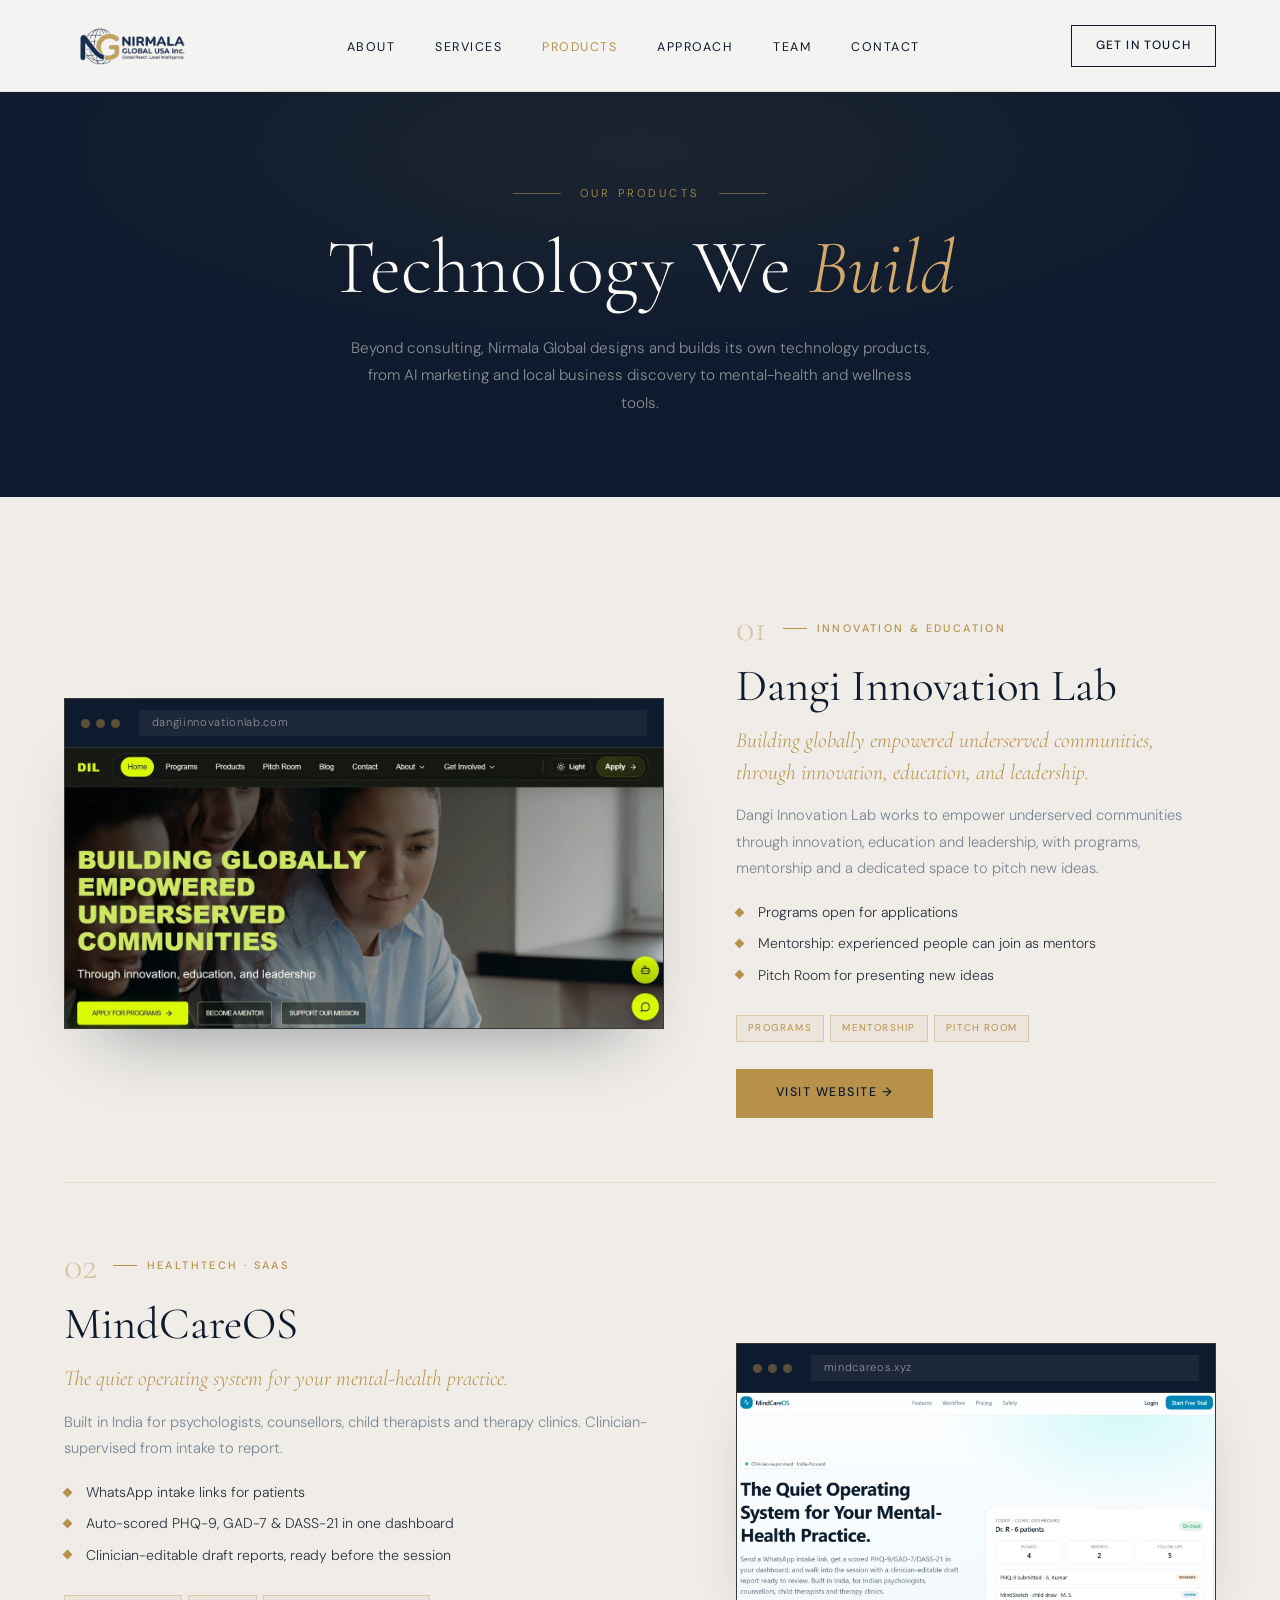
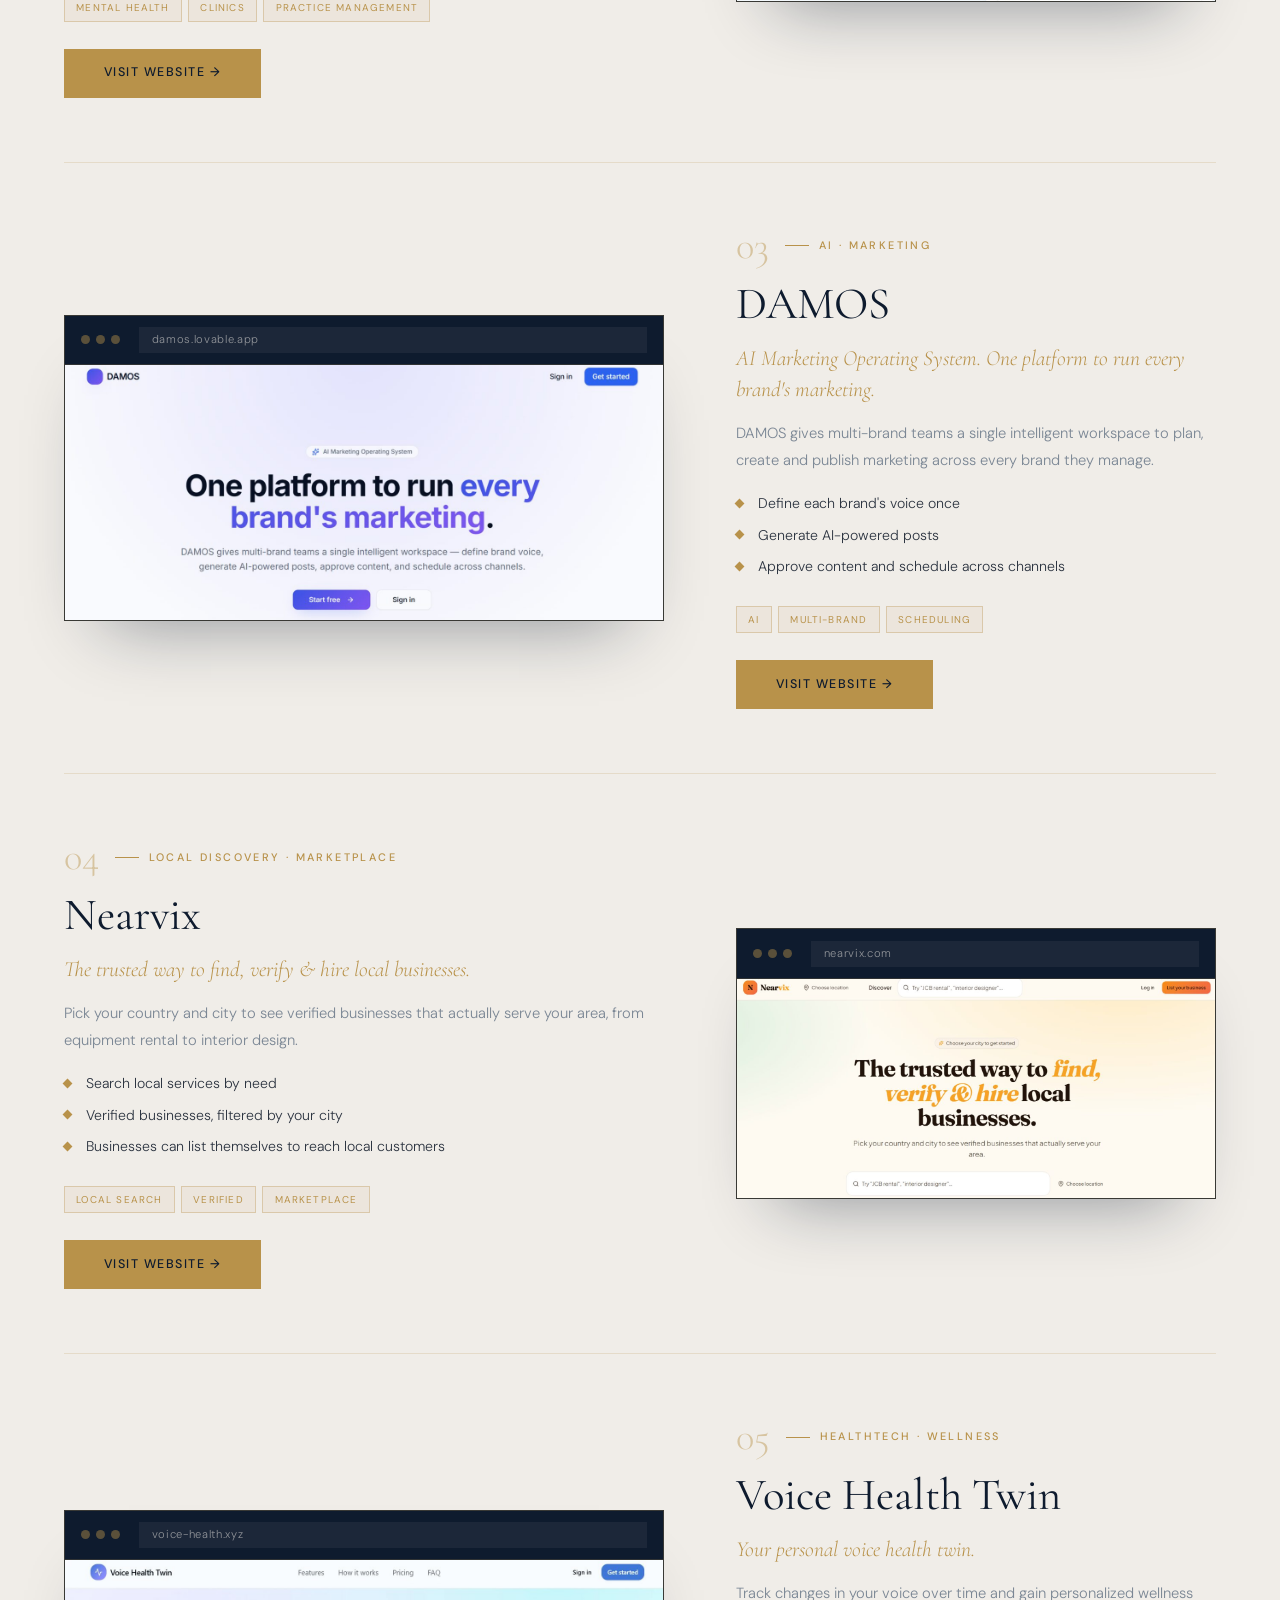
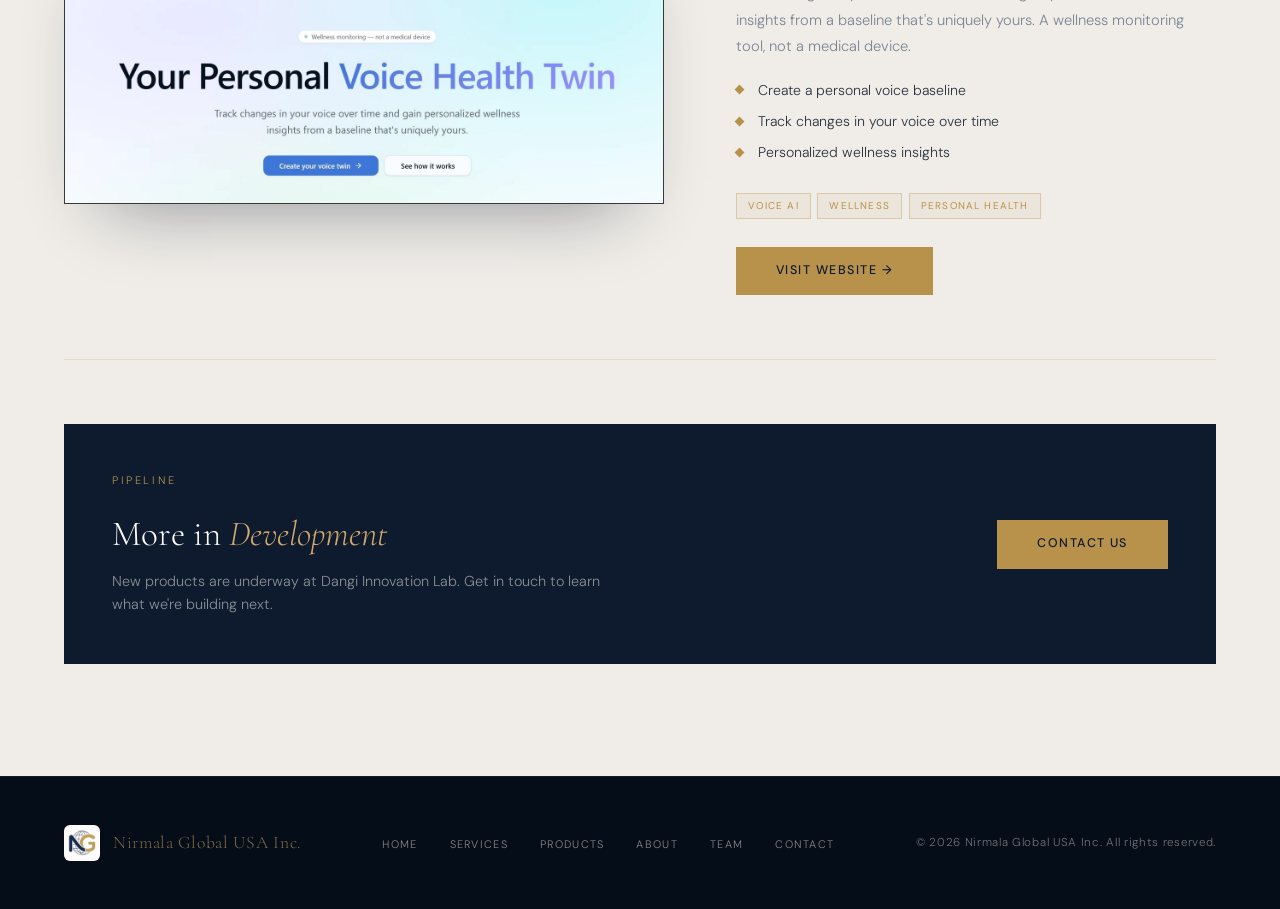
<file: products.html>
<!DOCTYPE html>
<html lang="en">
<head>
<meta charset="UTF-8">
<meta name="viewport" content="width=device-width, initial-scale=1.0">
<title>Products — Nirmala Global USA Inc.</title>
<meta name="description" content="Technology products built by Nirmala Global USA Inc.: Dangi Innovation Lab, MindCareOS, DAMOS, Nearvix and Voice Health Twin.">
<link rel="canonical" href="https://www.nirmalaglobalusa.com/products.html">
<link rel="icon" type="image/png" sizes="32x32" href="assets/icons/favicon-32.png">
<link rel="apple-touch-icon" href="assets/icons/apple-touch-icon.png">
<meta name="theme-color" content="#0E1B2E">
<meta property="og:type" content="website">
<meta property="og:site_name" content="Nirmala Global USA Inc.">
<meta property="og:title" content="Products — Nirmala Global USA Inc.">
<meta property="og:description" content="Technology products built by Nirmala Global USA Inc.: Dangi Innovation Lab, MindCareOS, DAMOS, Nearvix and Voice Health Twin.">
<meta property="og:url" content="https://www.nirmalaglobalusa.com/products.html">
<meta property="og:image" content="https://www.nirmalaglobalusa.com/assets/og-image.jpg">
<meta name="twitter:card" content="summary_large_image">
<link rel="preconnect" href="https://fonts.googleapis.com">
<link href="https://fonts.googleapis.com/css2?family=Cormorant+Garamond:ital,wght@0,300;0,400;0,600;1,300&family=DM+Sans:wght@300;400;500&display=swap" rel="stylesheet">
<link rel="stylesheet" href="css/styles.css">
</head>
<body>

<!-- NAV -->
<nav>
  <a href="index.html" class="nav-logo">
    <img src="assets/nirmala-transparent.png" alt="Nirmala Global USA Inc.">
  </a>
  <ul class="nav-links" id="nav-menu">
    <li><a href="index.html#about">About</a></li>
    <li><a href="index.html#services">Services</a></li>
    <li><a href="products.html" class="active">Products</a></li>
    <li><a href="index.html#approach">Approach</a></li>
    <li><a href="index.html#leadership">Team</a></li>
    <li><a href="index.html#contact">Contact</a></li>
  </ul>
  <a href="index.html#contact" class="nav-cta">Get in Touch</a>
  <button class="nav-toggle" type="button" aria-controls="nav-menu" aria-expanded="false" aria-label="Open menu">
    <span></span><span></span><span></span>
  </button>
</nav>

<!-- PAGE HEADER -->
<section class="page-header">
  <div class="page-header-eyebrow"><span>Our Products</span></div>
  <h1>Technology We <em>Build</em></h1>
  <p class="page-header-desc">
    Beyond consulting, Nirmala Global designs and builds its own technology
    products, from AI marketing and local business discovery to mental-health
    and wellness tools.
  </p>
</section>

<!-- PRODUCTS -->
<section class="products" id="products">

  <!--
    PRODUCT TEMPLATE: copy one <article class="product-row"> block to add a product.
    - Screenshot: save it in assets/products/ (wide, ~1400px) and set the <img> src.
    - Rows alternate image left/right automatically.
    - Status badge: <span class="product-status">Live</span>
      or <span class="product-status product-status-dev">In Development</span>
  -->

  <article class="product-row">
    <a class="product-frame" href="https://dangiinnovationlab.com" target="_blank" rel="noopener">
      <div class="product-frame-bar">
        <span></span><span></span><span></span>
        <div class="product-frame-url">dangiinnovationlab.com</div>
      </div>
      <img src="assets/products/dangi-innovation-lab.jpg" width="1400" height="654" alt="Dangi Innovation Lab website" loading="lazy">
    </a>
    <div class="product-body">
      <div class="product-meta">
        <span class="product-num">01</span>
        <span class="product-category">Innovation &amp; Education</span>
      </div>
      <h2 class="product-name">Dangi Innovation Lab</h2>
      <p class="product-tagline">Building globally empowered underserved communities, through innovation, education, and leadership.</p>
      <p class="product-desc">Dangi Innovation Lab works to empower underserved communities through innovation, education and leadership, with programs, mentorship and a dedicated space to pitch new ideas.</p>
      <ul class="product-features">
        <li>Programs open for applications</li>
        <li>Mentorship: experienced people can join as mentors</li>
        <li>Pitch Room for presenting new ideas</li>
      </ul>
      <div class="service-tags">
        <span class="service-tag">Programs</span>
        <span class="service-tag">Mentorship</span>
        <span class="service-tag">Pitch Room</span>
      </div>
      <a href="https://dangiinnovationlab.com" class="btn-primary product-cta" target="_blank" rel="noopener">Visit Website →</a>
    </div>
  </article>

  <article class="product-row">
    <a class="product-frame" href="https://mindcareos.xyz" target="_blank" rel="noopener">
      <div class="product-frame-bar">
        <span></span><span></span><span></span>
        <div class="product-frame-url">mindcareos.xyz</div>
      </div>
      <img src="assets/products/mindcareos.jpg" width="1400" height="607" alt="MindCareOS website" loading="lazy">
    </a>
    <div class="product-body">
      <div class="product-meta">
        <span class="product-num">02</span>
        <span class="product-category">HealthTech · SaaS</span>
      </div>
      <h2 class="product-name">MindCareOS</h2>
      <p class="product-tagline">The quiet operating system for your mental-health practice.</p>
      <p class="product-desc">Built in India for psychologists, counsellors, child therapists and therapy clinics. Clinician-supervised from intake to report.</p>
      <ul class="product-features">
        <li>WhatsApp intake links for patients</li>
        <li>Auto-scored PHQ-9, GAD-7 &amp; DASS-21 in one dashboard</li>
        <li>Clinician-editable draft reports, ready before the session</li>
      </ul>
      <div class="service-tags">
        <span class="service-tag">Mental Health</span>
        <span class="service-tag">Clinics</span>
        <span class="service-tag">Practice Management</span>
      </div>
      <a href="https://mindcareos.xyz" class="btn-primary product-cta" target="_blank" rel="noopener">Visit Website →</a>
    </div>
  </article>

  <article class="product-row">
    <a class="product-frame" href="https://damos.lovable.app" target="_blank" rel="noopener">
      <div class="product-frame-bar">
        <span></span><span></span><span></span>
        <div class="product-frame-url">damos.lovable.app</div>
      </div>
      <img src="assets/products/damos.jpg" width="1400" height="598" alt="DAMOS website" loading="lazy">
    </a>
    <div class="product-body">
      <div class="product-meta">
        <span class="product-num">03</span>
        <span class="product-category">AI · Marketing</span>
      </div>
      <h2 class="product-name">DAMOS</h2>
      <p class="product-tagline">AI Marketing Operating System. One platform to run every brand's marketing.</p>
      <p class="product-desc">DAMOS gives multi-brand teams a single intelligent workspace to plan, create and publish marketing across every brand they manage.</p>
      <ul class="product-features">
        <li>Define each brand's voice once</li>
        <li>Generate AI-powered posts</li>
        <li>Approve content and schedule across channels</li>
      </ul>
      <div class="service-tags">
        <span class="service-tag">AI</span>
        <span class="service-tag">Multi-Brand</span>
        <span class="service-tag">Scheduling</span>
      </div>
      <a href="https://damos.lovable.app" class="btn-primary product-cta" target="_blank" rel="noopener">Visit Website →</a>
    </div>
  </article>

  <article class="product-row">
    <a class="product-frame" href="https://nearvix.com" target="_blank" rel="noopener">
      <div class="product-frame-bar">
        <span></span><span></span><span></span>
        <div class="product-frame-url">nearvix.com</div>
      </div>
      <img src="assets/products/nearvix.jpg" width="1400" height="641" alt="Nearvix website" loading="lazy">
    </a>
    <div class="product-body">
      <div class="product-meta">
        <span class="product-num">04</span>
        <span class="product-category">Local Discovery · Marketplace</span>
      </div>
      <h2 class="product-name">Nearvix</h2>
      <p class="product-tagline">The trusted way to find, verify &amp; hire local businesses.</p>
      <p class="product-desc">Pick your country and city to see verified businesses that actually serve your area, from equipment rental to interior design.</p>
      <ul class="product-features">
        <li>Search local services by need</li>
        <li>Verified businesses, filtered by your city</li>
        <li>Businesses can list themselves to reach local customers</li>
      </ul>
      <div class="service-tags">
        <span class="service-tag">Local Search</span>
        <span class="service-tag">Verified</span>
        <span class="service-tag">Marketplace</span>
      </div>
      <a href="https://nearvix.com" class="btn-primary product-cta" target="_blank" rel="noopener">Visit Website →</a>
    </div>
  </article>

  <article class="product-row">
    <a class="product-frame" href="https://voice-health.xyz" target="_blank" rel="noopener">
      <div class="product-frame-bar">
        <span></span><span></span><span></span>
        <div class="product-frame-url">voice-health.xyz</div>
      </div>
      <img src="assets/products/voice-health-twin.jpg" width="1400" height="568" alt="Voice Health Twin website" loading="lazy">
    </a>
    <div class="product-body">
      <div class="product-meta">
        <span class="product-num">05</span>
        <span class="product-category">HealthTech · Wellness</span>
      </div>
      <h2 class="product-name">Voice Health Twin</h2>
      <p class="product-tagline">Your personal voice health twin.</p>
      <p class="product-desc">Track changes in your voice over time and gain personalized wellness insights from a baseline that's uniquely yours. A wellness monitoring tool, not a medical device.</p>
      <ul class="product-features">
        <li>Create a personal voice baseline</li>
        <li>Track changes in your voice over time</li>
        <li>Personalized wellness insights</li>
      </ul>
      <div class="service-tags">
        <span class="service-tag">Voice AI</span>
        <span class="service-tag">Wellness</span>
        <span class="service-tag">Personal Health</span>
      </div>
      <a href="https://voice-health.xyz" class="btn-primary product-cta" target="_blank" rel="noopener">Visit Website →</a>
    </div>
  </article>

  <div class="products-more">
    <div>
      <div class="section-label">Pipeline</div>
      <h3 class="products-more-title">More in <em>Development</em></h3>
      <p>New products are underway at Dangi Innovation Lab. Get in touch to learn what we're building next.</p>
    </div>
    <a href="index.html#contact" class="btn-primary">Contact Us</a>
  </div>

</section>

<!-- FOOTER -->
<footer>
  <div class="footer-logo">
    <img src="assets/icons/apple-touch-icon.png" alt="" width="36" height="36">
    <div class="footer-brand">Nirmala Global USA Inc.</div>
  </div>
  <ul class="footer-links">
    <li><a href="index.html#home">Home</a></li>
    <li><a href="index.html#services">Services</a></li>
    <li><a href="products.html">Products</a></li>
    <li><a href="index.html#about">About</a></li>
    <li><a href="index.html#leadership">Team</a></li>
    <li><a href="index.html#contact">Contact</a></li>
  </ul>
  <div class="footer-copy">© <span class="js-year">2026</span> Nirmala Global USA Inc. All rights reserved.</div>
</footer>

<script src="js/main.js"></script>
</body>
</html>
</file>
<file: css/styles.css>
*, *::before, *::after { box-sizing: border-box; margin: 0; padding: 0; }

:root {
  --gold: #B8924A;
  --gold-light: #D4A96A;
  --gold-pale: #F5EDD8;
  --navy: #0E1B2E;
  --navy-mid: #1C2E46;
  --slate: #3A4A5C;
  --mist: #F0EDE8;
  --white: #FDFCFA;
  --text-body: #2C3440;
  --text-muted: #7A8694;
  --border: rgba(184,146,74,0.2);
}

html { scroll-behavior: smooth; }

body {
  font-family: 'DM Sans', sans-serif;
  background: var(--white);
  color: var(--text-body);
  line-height: 1.6;
  font-weight: 300;
}

/* ─── NAV ─── */
nav {
  position: fixed; top: 0; left: 0; right: 0; z-index: 100;
  display: flex; align-items: center; justify-content: space-between;
  padding: 0.6rem 5vw;
  background: rgba(253,252,250,0.96);
  backdrop-filter: blur(12px);
  border-bottom: 1px solid rgba(184,146,74,0.18);
}

.nav-logo {
  display: flex; align-items: center; gap: 0;
  text-decoration: none;
}
.nav-logo img {
  height: 72px; width: auto; display: block;
}

.nav-links {
  display: flex; gap: 2.5rem; list-style: none;
}
.nav-links a {
  font-size: 0.78rem; letter-spacing: 0.12em; text-transform: uppercase;
  color: var(--navy); text-decoration: none;
  font-weight: 400;
  transition: color 0.2s;
}
.nav-links a:hover { color: var(--gold); }

.nav-cta {
  font-size: 0.75rem; letter-spacing: 0.1em; text-transform: uppercase;
  padding: 0.65rem 1.5rem;
  border: 1px solid var(--navy);
  color: var(--navy);
  background: transparent;
  cursor: pointer; text-decoration: none;
  font-weight: 500;
  transition: background 0.2s, color 0.2s, border-color 0.2s;
}
.nav-cta:hover { background: var(--navy); color: var(--gold-light); border-color: var(--navy); }

/* Hamburger (shown on small screens only) */
.nav-toggle {
  display: none;
  width: 44px; height: 44px;
  flex-direction: column; align-items: center; justify-content: center; gap: 5px;
  background: transparent;
  border: 1px solid var(--navy);
  cursor: pointer;
}
.nav-toggle span {
  display: block; width: 18px; height: 1.5px;
  background: var(--navy);
  transition: transform 0.3s, opacity 0.2s;
}
.nav-open .nav-toggle span:nth-child(1) { transform: translateY(6.5px) rotate(45deg); }
.nav-open .nav-toggle span:nth-child(2) { opacity: 0; }
.nav-open .nav-toggle span:nth-child(3) { transform: translateY(-6.5px) rotate(-45deg); }
.nav-toggle:focus-visible,
.nav-links a:focus-visible { outline: 2px solid var(--gold); outline-offset: 3px; }

/* ─── HERO ─── */
.hero {
  min-height: 100vh;
  background: var(--navy);
  display: flex; flex-direction: column; align-items: center; justify-content: center;
  text-align: center;
  padding: 8rem 5vw 5rem;
  position: relative; overflow: hidden;
}

.hero::before {
  content: '';
  position: absolute; inset: 0;
  background: radial-gradient(ellipse 80% 60% at 50% 40%, rgba(184,146,74,0.08) 0%, transparent 70%);
  pointer-events: none;
}

.hero h1 {
  font-family: 'Cormorant Garamond', serif;
  font-size: clamp(3rem, 7vw, 6.5rem);
  font-weight: 300; line-height: 1.05;
  color: var(--white);
  letter-spacing: -0.01em;
  margin-bottom: 0.4rem;
}

.hero h1 em {
  font-style: italic; color: var(--gold-light);
}

.hero-tagline {
  font-family: 'Cormorant Garamond', serif;
  font-size: clamp(1.1rem, 2.5vw, 1.6rem);
  font-weight: 300; font-style: italic;
  color: rgba(240,237,232,0.5);
  margin-bottom: 2.8rem;
  letter-spacing: 0.02em;
}

.hero-desc {
  max-width: 560px;
  font-size: 0.95rem; line-height: 1.8;
  color: rgba(240,237,232,0.55);
  margin-bottom: 3.5rem;
}

.hero-btns {
  display: flex; gap: 1rem; flex-wrap: wrap; justify-content: center;
}

.btn-primary {
  padding: 0.9rem 2.5rem;
  background: var(--gold);
  color: var(--navy);
  font-size: 0.78rem; letter-spacing: 0.12em; text-transform: uppercase;
  font-weight: 500;
  text-decoration: none; border: none; cursor: pointer;
  transition: background 0.2s;
}
.btn-primary:hover { background: var(--gold-light); }

.btn-ghost {
  padding: 0.9rem 2.5rem;
  border: 1px solid rgba(240,237,232,0.25);
  color: rgba(240,237,232,0.7);
  font-size: 0.78rem; letter-spacing: 0.12em; text-transform: uppercase;
  text-decoration: none; cursor: pointer;
  transition: border-color 0.2s, color 0.2s;
  background: transparent;
}
.btn-ghost:hover { border-color: var(--gold); color: var(--gold-light); }

.hero-stats {
  position: absolute; bottom: 0; left: 0; right: 0;
  display: flex; justify-content: center;
  border-top: 1px solid rgba(184,146,74,0.12);
  background: rgba(10,20,35,0.5);
}
.hero-stat {
  flex: 1; max-width: 200px;
  padding: 1.5rem 1rem; text-align: center;
  border-right: 1px solid rgba(184,146,74,0.1);
}
.hero-stat:last-child { border-right: none; }
.hero-stat-num {
  font-family: 'Cormorant Garamond', serif;
  font-size: 2.2rem; font-weight: 600;
  color: var(--gold-light);
  line-height: 1;
}
.hero-stat-label {
  font-size: 0.65rem; letter-spacing: 0.15em; text-transform: uppercase;
  color: rgba(240,237,232,0.35);
  margin-top: 0.4rem;
}

/* ─── SECTION BASE ─── */
section { padding: 7rem 5vw; }

.section-label {
  font-size: 0.68rem; letter-spacing: 0.24em; text-transform: uppercase;
  color: var(--gold); margin-bottom: 1rem;
}

.section-title {
  font-family: 'Cormorant Garamond', serif;
  font-size: clamp(2rem, 4vw, 3.2rem);
  font-weight: 300; line-height: 1.15;
  color: var(--navy);
  margin-bottom: 1.5rem;
}

.section-title em { font-style: italic; color: var(--gold); }

.section-body {
  font-size: 0.95rem; color: var(--text-muted);
  line-height: 1.85; max-width: 560px;
}

/* ─── ABOUT ─── */
.about {
  background: var(--mist);
  display: grid; grid-template-columns: 1fr 1fr; gap: 5rem; align-items: center;
}

.about-features {
  margin-top: 2.5rem;
  display: flex; flex-direction: column; gap: 1.2rem;
}
.about-feature {
  display: flex; gap: 1rem; align-items: flex-start;
}
.about-feature-icon {
  width: 36px; height: 36px; flex-shrink: 0;
  border: 1px solid var(--gold);
  display: flex; align-items: center; justify-content: center;
  font-family: 'Cormorant Garamond', serif;
  font-size: 1rem; color: var(--gold);
}
.about-feature-text {
  font-size: 0.88rem; color: var(--text-muted); line-height: 1.7;
}
.about-feature-text strong {
  font-weight: 500; color: var(--navy); display: block; margin-bottom: 0.15rem;
}

/* ─── SERVICES ─── */
.services { background: var(--navy); padding: 7rem 5vw; position: relative; overflow: hidden; }
.services::before {
  content: ''; position: absolute; inset: 0;
  background: radial-gradient(ellipse 60% 50% at 20% 0%, rgba(184,146,74,0.06) 0%, transparent 70%);
  pointer-events: none;
}
.services-header {
  display: flex; justify-content: space-between; align-items: flex-end;
  margin-bottom: 4rem; flex-wrap: wrap; gap: 2rem;
  position: relative; z-index: 2;
}
.services-header .section-title { color: var(--white); }
.services-header .section-body { color: rgba(240,237,232,0.55); }

.services-grid {
  display: grid;
  grid-template-columns: repeat(12, 1fr);
  gap: 14px;
  position: relative; z-index: 2;
}

/* Asymmetric magazine grid */
.service-card:nth-child(1) { grid-column: span 7; grid-row: span 2; min-height: 520px; }
.service-card:nth-child(2) { grid-column: span 5; }
.service-card:nth-child(3) { grid-column: span 5; }
.service-card:nth-child(4) { grid-column: span 4; }
.service-card:nth-child(5) { grid-column: span 4; }
.service-card:nth-child(6) { grid-column: span 4; }
.service-card:nth-child(7) { grid-column: span 12; min-height: 280px; }

.service-card {
  position: relative; overflow: hidden;
  min-height: 260px;
  cursor: default;
  display: flex; flex-direction: column; justify-content: flex-end;
  border: 1px solid rgba(184,146,74,0.12);
  transition: border-color 0.4s, transform 0.4s;
}
.service-card:hover {
  border-color: rgba(184,146,74,0.5);
  transform: translateY(-3px);
}

.service-card-bg {
  position: absolute; inset: 0;
  background-size: cover; background-position: center;
  transition: transform 0.8s ease, filter 0.4s;
  filter: brightness(0.55) saturate(0.9) contrast(1.05);
}
.service-card:hover .service-card-bg {
  transform: scale(1.08);
  filter: brightness(0.65) saturate(1.1) contrast(1.1);
}

.service-card-overlay {
  position: absolute; inset: 0;
  background: linear-gradient(175deg, rgba(10,18,30,0.2) 0%, rgba(10,18,30,0.55) 55%, rgba(10,18,30,0.95) 100%);
  transition: opacity 0.4s;
}

.service-card-accent-bar {
  position: absolute; bottom: 0; left: 0; right: 0;
  height: 3px;
  background: var(--gold);
  transform: scaleX(0); transform-origin: left;
  transition: transform 0.5s ease;
}
.service-card:hover .service-card-accent-bar { transform: scaleX(1); }

.service-card-body {
  position: relative; z-index: 2;
  padding: 1.75rem 1.75rem 1.75rem;
  display: flex; flex-direction: column; gap: 0.6rem;
}

/* Featured large card gets more padding and larger type */
.service-card:nth-child(1) .service-card-body {
  padding: 2.5rem;
  gap: 0.9rem;
}
.service-card:nth-child(1) .service-name {
  font-size: 2.6rem;
}
.service-card:nth-child(7) .service-card-body {
  padding: 2rem 2.5rem;
}
.service-card:nth-child(7) .service-name {
  font-size: 2.2rem;
}

.service-num {
  display: inline-flex; align-items: center; gap: 0.6rem;
  font-family: 'DM Sans', sans-serif;
  font-size: 0.68rem; font-weight: 500;
  letter-spacing: 0.22em; text-transform: uppercase;
  color: var(--gold);
}
.service-num::before {
  content: ''; display: inline-block;
  width: 24px; height: 1px; background: var(--gold);
}

.service-name {
  font-family: 'Cormorant Garamond', serif;
  font-size: 1.9rem; font-weight: 400; line-height: 1.1;
  color: var(--white);
  letter-spacing: -0.005em;
}

.service-desc {
  font-size: 0.85rem; color: rgba(240,237,232,0.72);
  line-height: 1.7; max-width: 480px;
  margin-top: 0.3rem;
}

.service-tags {
  display: flex; flex-wrap: wrap; gap: 0.4rem;
  margin-top: 0.6rem;
}
.service-tag {
  font-size: 0.62rem; letter-spacing: 0.12em; text-transform: uppercase;
  padding: 0.28rem 0.7rem;
  background: rgba(184,146,74,0.12);
  border: 1px solid rgba(184,146,74,0.35);
  color: var(--gold-light);
  font-weight: 400;
  transition: background 0.3s, border-color 0.3s;
}
.service-card:hover .service-tag {
  background: rgba(184,146,74,0.22);
  border-color: rgba(184,146,74,0.6);
}

/* corner label */
.service-card-corner {
  position: absolute; top: 1.25rem; right: 1.25rem; z-index: 2;
  width: 40px; height: 40px;
  background: rgba(10,18,30,0.7);
  backdrop-filter: blur(4px);
  border: 1px solid rgba(184,146,74,0.4);
  display: flex; align-items: center; justify-content: center;
  font-size: 1rem; color: var(--gold-light);
  transition: border-color 0.3s, color 0.3s, background 0.3s, transform 0.3s;
}
.service-card:hover .service-card-corner {
  border-color: var(--gold);
  background: rgba(184,146,74,0.25);
  transform: rotate(-8deg) scale(1.08);
}

/* "Featured" ribbon for large card */
.service-card-ribbon {
  position: absolute; top: 1.5rem; left: 1.5rem; z-index: 2;
  padding: 0.35rem 0.9rem;
  background: var(--gold);
  color: var(--navy);
  font-size: 0.62rem; font-weight: 500;
  letter-spacing: 0.18em; text-transform: uppercase;
}

/* ─── DIVIDER ─── */
.quote-band {
  background: var(--navy);
  padding: 5rem 5vw;
  text-align: center;
  position: relative; overflow: hidden;
}
.quote-band::before {
  content: '\201C';
  font-family: 'Cormorant Garamond', serif;
  font-size: 18rem; font-weight: 600;
  color: rgba(184,146,74,0.05);
  position: absolute; top: -3rem; left: 2rem; line-height: 1;
  pointer-events: none;
}
.quote-text {
  font-family: 'Cormorant Garamond', serif;
  font-size: clamp(1.5rem, 3vw, 2.5rem);
  font-weight: 300; font-style: italic;
  color: rgba(240,237,232,0.85);
  max-width: 800px; margin: 0 auto 1.5rem;
  line-height: 1.4;
}
.quote-attr {
  font-size: 0.72rem; letter-spacing: 0.18em; text-transform: uppercase;
  color: var(--gold);
}

/* ─── APPROACH ─── */
.approach {
  background: var(--mist);
  display: grid; grid-template-columns: 1fr 1.5fr; gap: 6rem; align-items: start;
}
.approach-steps {
  margin-top: 3rem;
  display: flex; flex-direction: column; gap: 0;
}
.approach-step {
  display: flex; gap: 1.5rem;
  padding: 1.8rem 0;
  border-bottom: 1px solid var(--border);
}
.approach-step:first-child { padding-top: 0; }
.step-num {
  font-family: 'Cormorant Garamond', serif;
  font-size: 2.5rem; font-weight: 300;
  color: rgba(184,146,74,0.3); line-height: 1; flex-shrink: 0; width: 2.5rem;
}
.step-content h4 {
  font-family: 'Cormorant Garamond', serif;
  font-size: 1.3rem; font-weight: 400;
  color: var(--navy); margin-bottom: 0.5rem;
}
.step-content p {
  font-size: 0.85rem; color: var(--text-muted); line-height: 1.75;
}

.approach-right { padding-top: 2rem; }
.approach-highlight {
  background: var(--navy);
  padding: 3rem;
  margin-bottom: 2rem;
}
.approach-highlight p {
  font-family: 'Cormorant Garamond', serif;
  font-size: 1.4rem; font-weight: 300; font-style: italic;
  color: rgba(240,237,232,0.8); line-height: 1.6;
}
.approach-highlight span {
  display: block; margin-top: 1rem;
  font-size: 0.68rem; letter-spacing: 0.18em; text-transform: uppercase;
  color: var(--gold); font-style: normal; font-family: 'DM Sans', sans-serif;
}

.approach-pillars {
  display: grid; grid-template-columns: 1fr 1fr; gap: 1px;
  background: var(--border);
}
.approach-pillar {
  background: var(--white);
  padding: 1.5rem;
}
.pillar-label {
  font-size: 0.65rem; letter-spacing: 0.14em; text-transform: uppercase;
  color: var(--gold); margin-bottom: 0.5rem;
}
.pillar-value {
  font-family: 'Cormorant Garamond', serif;
  font-size: 1.2rem; font-weight: 400;
  color: var(--navy);
}

/* ─── CONTACT ─── */
.services-intro { max-width: 360px; }
.approach-img { width: 100%; height: 200px; overflow: hidden; margin-bottom: 2rem; }
.approach-img img { width: 100%; height: 100%; object-fit: cover; display: block; }

.contact-details {
  margin-top: 3rem;
  display: flex; flex-direction: column; gap: 1.5rem;
}
.contact-detail-label {
  font-size: 0.65rem; letter-spacing: 0.18em; text-transform: uppercase;
  color: var(--gold); margin-bottom: 0.4rem;
}
.contact-detail-value {
  font-size: 0.95rem; color: rgba(240,237,232,0.65);
  text-decoration: none;
}
a.contact-detail-value:hover { color: var(--gold-light); }
.form-submit { align-self: flex-start; }
.form-group [aria-invalid="true"] { border-color: #D98A7A; }
.form-status { font-size: 0.85rem; line-height: 1.6; min-height: 0; }
.form-status:empty { display: none; }
.form-status-ok { color: var(--gold-light); }
.form-status-error { color: #E8A796; }

.contact {
  background: var(--navy);
  display: grid; grid-template-columns: 1fr 1fr; gap: 6rem; align-items: center;
}
.contact .section-title { color: var(--white); }
.contact .section-body { color: rgba(240,237,232,0.5); }

.contact-form {
  display: flex; flex-direction: column; gap: 1.2rem;
}
.form-row { display: grid; grid-template-columns: 1fr 1fr; gap: 1rem; }
.form-group {
  display: flex; flex-direction: column; gap: 0.5rem;
}
.form-group label {
  font-size: 0.68rem; letter-spacing: 0.14em; text-transform: uppercase;
  color: rgba(240,237,232,0.65);
}
.form-group input,
.form-group select,
.form-group textarea {
  background: rgba(240,237,232,0.06);
  border: 1px solid rgba(184,146,74,0.2);
  color: rgba(240,237,232,0.85);
  padding: 0.85rem 1rem;
  font-family: 'DM Sans', sans-serif;
  font-size: 0.88rem; font-weight: 300;
  outline: none;
  transition: border-color 0.2s;
  width: 100%;
  appearance: none;
}
.form-group input:focus,
.form-group select:focus,
.form-group textarea:focus {
  border-color: var(--gold);
}
.form-group input::placeholder,
.form-group textarea::placeholder { color: rgba(240,237,232,0.2); }
.form-group textarea { resize: vertical; min-height: 110px; }
.form-group select option { background: var(--navy); color: var(--white); }

/* ─── FOOTER ─── */
.footer-logo { display: flex; align-items: center; gap: 0.8rem; }
.footer-logo img { width: 36px; height: 36px; display: block; border-radius: 6px; }

footer {
  background: #050D18;
  padding: 3rem 5vw;
  display: flex; justify-content: space-between; align-items: center;
  flex-wrap: wrap; gap: 1.5rem;
  border-top: 1px solid rgba(184,146,74,0.1);
}
.footer-brand {
  font-family: 'Cormorant Garamond', serif;
  font-size: 1.1rem; color: rgba(212,169,106,0.6);
  letter-spacing: 0.04em;
}
.footer-copy {
  font-size: 0.72rem; color: rgba(240,237,232,0.45);
  letter-spacing: 0.06em;
}
.footer-links {
  display: flex; flex-wrap: wrap; gap: 1rem 2rem; list-style: none;
}
.footer-links a {
  font-size: 0.68rem; letter-spacing: 0.12em; text-transform: uppercase;
  color: rgba(240,237,232,0.55); text-decoration: none;
  transition: color 0.2s;
}
.footer-links a:hover { color: var(--gold-light); }

/* ─── HERO IMAGE ─── */
.hero-bg-img {
  position: absolute; inset: 0;
  background: url('https://images.unsplash.com/photo-1497366216548-37526070297c?w=1800&auto=format&fit=crop&q=60') center/cover no-repeat;
  opacity: 0.07;
  pointer-events: none;
}

/* ─── IMAGE MOSAIC (about section) ─── */
.about-img-mosaic {
  position: relative; height: 460px;
}
.mosaic-img {
  position: absolute;
  object-fit: cover;
  display: block;
}
.mosaic-img-1 { top: 0; left: 0; width: 62%; height: 65%; }
.mosaic-img-2 { top: 0; right: 0; width: 34%; height: 42%; }
.mosaic-img-3 { bottom: 0; left: 0; width: 34%; height: 32%; }
.mosaic-img-4 { bottom: 0; right: 0; width: 62%; height: 52%; }
.mosaic-label {
  position: absolute; bottom: 1rem; left: 1rem;
  background: var(--navy);
  padding: 0.8rem 1.2rem;
  font-family: 'Cormorant Garamond', serif;
  font-size: 1rem; font-style: italic; color: var(--gold-light);
  pointer-events: none;
}

/* ─── GALLERY STRIP ─── */
.gallery-strip {
  background: var(--navy);
  padding: 0;
  overflow: hidden;
}
.gallery-strip-inner {
  display: grid;
  grid-template-columns: repeat(5, 1fr);
  gap: 0;
}
.gallery-strip-item {
  position: relative; overflow: hidden; height: 260px;
}
.gallery-strip-item img {
  width: 100%; height: 100%; object-fit: cover;
  transition: transform 0.5s, opacity 0.3s;
  opacity: 0.7;
  display: block;
}
.gallery-strip-item:hover img { transform: scale(1.06); opacity: 1; }
.gallery-strip-item-label {
  position: absolute; bottom: 0; left: 0; right: 0;
  padding: 2rem 1rem 1rem;
  background: linear-gradient(transparent, rgba(10,18,30,0.85));
  font-size: 0.68rem; letter-spacing: 0.14em; text-transform: uppercase;
  color: rgba(212,169,106,0.85);
  transform: translateY(100%);
  transition: transform 0.3s;
}
.gallery-strip-item:hover .gallery-strip-item-label { transform: translateY(0); }

/* ─── LEADERSHIP ─── */
.leadership {
  background: var(--white);
  position: relative;
  overflow: hidden;
}
.leadership::before {
  content: '';
  position: absolute; top: 0; left: 5vw; right: 5vw;
  height: 1px;
  background: linear-gradient(90deg, transparent, rgba(184,146,74,0.3), transparent);
}
.leadership::after {
  content: '\201C';
  font-family: 'Cormorant Garamond', serif;
  font-size: 22rem; font-weight: 600;
  color: rgba(184,146,74,0.05);
  position: absolute; top: -1rem; right: 3vw;
  line-height: 1; pointer-events: none;
}

.leadership-header {
  text-align: center;
  margin-bottom: 5rem;
  position: relative; z-index: 1;
}
.leadership-eyebrow {
  display: inline-flex; align-items: center; gap: 1.2rem;
  font-size: 0.7rem; letter-spacing: 0.28em; text-transform: uppercase;
  color: var(--gold);
  margin-bottom: 1.5rem;
}
.leadership-eyebrow::before,
.leadership-eyebrow::after {
  content: '';
  display: block; width: 3rem; height: 1px;
  background: var(--gold);
  opacity: 0.55;
}
.leadership-title {
  font-size: clamp(2.4rem, 5vw, 4rem);
  margin-bottom: 1.8rem;
}
.leadership-ornament {
  display: flex; align-items: center; justify-content: center; gap: 0.9rem;
  margin: 0 auto;
}
.leadership-ornament-line {
  display: block; width: 60px; height: 1px;
  background: var(--gold); opacity: 0.6;
}
.leadership-ornament-diamond {
  display: block; width: 8px; height: 8px;
  background: var(--gold);
  transform: rotate(45deg);
}

.team-grid {
  display: grid;
  grid-template-columns: repeat(2, 1fr);
  gap: 3rem;
  max-width: 1100px;
  margin: 0 auto;
  position: relative; z-index: 1;
}

.team-card {
  position: relative;
  display: flex; flex-direction: column;
  align-items: center; text-align: center;
  gap: 1.8rem;
  padding: 3.5rem 2rem 3rem;
  background: var(--mist);
  transition: transform 0.4s, box-shadow 0.4s;
}
.team-card::before,
.team-card::after {
  content: '';
  position: absolute;
  width: 18px; height: 18px;
  border: 1px solid var(--gold);
  opacity: 0.7;
  transition: opacity 0.4s, width 0.4s, height 0.4s;
}
.team-card::before {
  top: 0; left: 0;
  border-right: none; border-bottom: none;
}
.team-card::after {
  bottom: 0; right: 0;
  border-left: none; border-top: none;
}
.team-card:hover {
  transform: translateY(-6px);
  box-shadow: 0 30px 60px -32px rgba(14,27,46,0.28);
}
.team-card:hover::before,
.team-card:hover::after {
  opacity: 1;
  width: 26px; height: 26px;
}

.team-card-avatar {
  position: relative;
  width: 240px; height: 240px;
  border-radius: 50%;
  border: 1px solid rgba(184,146,74,0.5);
  display: flex; align-items: center; justify-content: center;
  background: rgba(184,146,74,0.06);
  overflow: hidden;
  transition: border-color 0.4s;
}
.team-card-avatar img {
  position: absolute; inset: 0;
  width: 100%; height: 100%;
  object-fit: cover;
  display: block;
}
.team-card-avatar::after {
  content: '';
  position: absolute; inset: -8px;
  border-radius: 50%;
  border: 1px solid rgba(184,146,74,0.2);
  transition: inset 0.4s, border-color 0.4s;
  pointer-events: none;
}
.team-card:hover .team-card-avatar { border-color: var(--gold); }
.team-card:hover .team-card-avatar::after {
  inset: -12px;
  border-color: rgba(184,146,74,0.45);
}
.team-monogram {
  font-family: 'Cormorant Garamond', serif;
  font-size: 3.4rem; font-weight: 400;
  letter-spacing: 0.08em;
  color: var(--gold);
}

.team-card-body {
  display: flex; flex-direction: column;
  align-items: center;
  gap: 0.55rem;
  max-width: 380px;
}
.team-name {
  font-family: 'Cormorant Garamond', serif;
  font-size: 2.2rem; font-weight: 400; line-height: 1.15;
  color: var(--navy);
  letter-spacing: -0.005em;
}
.team-role {
  font-size: 0.95rem;
  color: var(--text-muted);
  letter-spacing: 0.02em;
}
.team-divider {
  width: 36px; height: 1px;
  background: var(--gold);
  margin: 0.7rem 0 0.5rem;
  opacity: 0.7;
}
.team-org {
  font-size: 0.66rem; letter-spacing: 0.18em; text-transform: uppercase;
  color: var(--gold);
  font-weight: 500;
}

/* ─── TEAM MEMBERS ─── */
.team-subheader {
  text-align: center;
  margin: 5rem 0 3rem;
  position: relative; z-index: 1;
}
.team-subheader .leadership-eyebrow { margin-bottom: 0; }
.team-grid-members {
  grid-template-columns: repeat(auto-fit, minmax(260px, 320px));
  justify-content: center;
  gap: 2rem;
}
.team-card-member { padding: 2.5rem 1.5rem 2.2rem; gap: 1.4rem; }
.team-card-member .team-card-avatar { width: 150px; height: 150px; }
.team-card-member .team-monogram { font-size: 2.4rem; }
.team-card-member .team-name { font-size: 1.7rem; }
.team-card-member .team-role { font-size: 0.85rem; }

/* ─── SERVICES → PRODUCTS CTA ─── */
.services-products-cta {
  position: relative; z-index: 2;
  margin-top: 3rem;
  display: flex; align-items: center; justify-content: space-between;
  flex-wrap: wrap; gap: 1.5rem;
  padding: 2rem 2.5rem;
  border: 1px solid rgba(184,146,74,0.25);
}
.services-products-cta p {
  font-family: 'Cormorant Garamond', serif;
  font-size: 1.5rem; font-weight: 300;
  color: rgba(240,237,232,0.85);
}
.services-products-cta em { font-style: italic; color: var(--gold-light); }

/* ─── PRODUCTS PAGE ─── */
.nav-links a.active { color: var(--gold); }

.page-header {
  background: var(--navy);
  padding: 11rem 5vw 5rem;
  text-align: center;
  position: relative; overflow: hidden;
}
.page-header::before {
  content: '';
  position: absolute; inset: 0;
  background: radial-gradient(ellipse 70% 60% at 50% 30%, rgba(184,146,74,0.08) 0%, transparent 70%);
  pointer-events: none;
}
.page-header-eyebrow {
  display: inline-flex; align-items: center; gap: 1.2rem;
  font-size: 0.7rem; letter-spacing: 0.28em; text-transform: uppercase;
  color: var(--gold);
  margin-bottom: 1.5rem;
}
.page-header-eyebrow::before,
.page-header-eyebrow::after {
  content: ''; display: block; width: 3rem; height: 1px;
  background: var(--gold); opacity: 0.55;
}
.page-header h1 {
  font-family: 'Cormorant Garamond', serif;
  font-size: clamp(2.6rem, 6vw, 5rem);
  font-weight: 300; line-height: 1.1;
  color: var(--white);
  margin-bottom: 1.5rem;
}
.page-header h1 em { font-style: italic; color: var(--gold-light); }
.page-header-desc {
  max-width: 580px; margin: 0 auto;
  font-size: 0.95rem; line-height: 1.8;
  color: rgba(240,237,232,0.55);
}

.products { background: var(--mist); }

.product-row {
  display: grid; grid-template-columns: 1.25fr 1fr;
  gap: 4.5rem; align-items: center;
  max-width: 1280px; margin: 0 auto;
  padding: 4rem 0;
  border-bottom: 1px solid var(--border);
}
.product-row:first-of-type { padding-top: 0; }
.product-row:nth-of-type(even) .product-frame { order: 2; }

/* Browser-style screenshot frame */
.product-frame {
  display: block; text-decoration: none;
  background: var(--navy);
  border: 1px solid rgba(184,146,74,0.25);
  box-shadow: 0 40px 70px -40px rgba(14,27,46,0.45);
  overflow: hidden;
  transition: transform 0.4s, box-shadow 0.4s, border-color 0.4s;
}
.product-frame:hover {
  transform: translateY(-6px);
  border-color: rgba(184,146,74,0.6);
  box-shadow: 0 50px 80px -40px rgba(14,27,46,0.55);
}
.product-frame-bar {
  display: flex; align-items: center; gap: 6px;
  padding: 0.7rem 1rem;
  background: var(--navy);
  border-bottom: 1px solid rgba(184,146,74,0.2);
}
.product-frame-bar span {
  width: 9px; height: 9px; border-radius: 50%;
  background: rgba(184,146,74,0.45);
}
.product-frame-url {
  flex: 1; margin-left: 0.8rem;
  padding: 0.25rem 0.8rem;
  background: rgba(240,237,232,0.06);
  font-size: 0.7rem; letter-spacing: 0.06em;
  color: rgba(240,237,232,0.55);
  white-space: nowrap; overflow: hidden; text-overflow: ellipsis;
}
.product-frame img {
  display: block; width: 100%; height: auto;
  transition: transform 0.8s ease;
}
.product-frame:hover img { transform: scale(1.03); }

.product-body {
  display: flex; flex-direction: column; gap: 0.9rem;
}
.product-meta {
  display: flex; align-items: center; gap: 1rem;
}
.product-num {
  font-family: 'Cormorant Garamond', serif;
  font-size: 2.4rem; font-weight: 300; line-height: 1;
  color: rgba(184,146,74,0.45);
}
.product-category {
  display: inline-flex; align-items: center; gap: 0.6rem;
  font-size: 0.68rem; font-weight: 500;
  letter-spacing: 0.22em; text-transform: uppercase;
  color: var(--gold);
}
.product-category::before {
  content: ''; display: inline-block;
  width: 24px; height: 1px; background: var(--gold);
}
.product-name {
  font-family: 'Cormorant Garamond', serif;
  font-size: clamp(2.2rem, 3.5vw, 3rem); font-weight: 400; line-height: 1.1;
  color: var(--navy);
}
.product-tagline {
  font-family: 'Cormorant Garamond', serif;
  font-size: 1.35rem; font-style: italic; font-weight: 300;
  line-height: 1.45; color: var(--gold);
}
.product-desc {
  font-size: 0.92rem; color: var(--text-muted); line-height: 1.8;
}
.product-features {
  list-style: none;
  display: flex; flex-direction: column; gap: 0.55rem;
  margin: 0.3rem 0;
}
.product-features li {
  position: relative; padding-left: 1.4rem;
  font-size: 0.88rem; color: var(--text-body); line-height: 1.6;
}
.product-features li::before {
  content: ''; position: absolute; left: 0; top: 0.55em;
  width: 7px; height: 7px;
  background: var(--gold); transform: rotate(45deg);
}
.product-body .service-tag {
  color: var(--gold); background: rgba(184,146,74,0.08);
}
.product-cta { align-self: flex-start; margin-top: 0.8rem; }
.product-status {
  align-self: flex-start;
  padding: 0.28rem 0.7rem;
  font-size: 0.62rem; letter-spacing: 0.14em; text-transform: uppercase;
  font-weight: 500;
  background: var(--gold); color: var(--navy);
}
.product-status-dev {
  background: transparent; color: var(--gold);
  border: 1px solid var(--gold);
}

.products-more {
  max-width: 1280px; margin: 4rem auto 0;
  display: flex; align-items: center; justify-content: space-between;
  flex-wrap: wrap; gap: 2rem;
  padding: 3rem;
  background: var(--navy);
}
.products-more-title {
  font-family: 'Cormorant Garamond', serif;
  font-size: 2.2rem; font-weight: 300;
  color: var(--white); margin-bottom: 0.5rem;
}
.products-more-title em { font-style: italic; color: var(--gold-light); }
.products-more p {
  font-size: 0.9rem; color: rgba(240,237,232,0.55); max-width: 520px;
}

/* Team member website link */
.team-link {
  margin-top: 0.4rem;
  font-size: 0.7rem; letter-spacing: 0.14em; text-transform: uppercase;
  font-weight: 500;
  color: var(--navy); text-decoration: none;
  border-bottom: 1px solid var(--gold);
  padding-bottom: 0.15rem;
  transition: color 0.2s;
}
.team-link:hover { color: var(--gold); }
.team-card-member .team-card-avatar img { object-position: center 25%; }

/* ─── RESPONSIVE ─── */
@media (max-width: 900px) {
  .about { grid-template-columns: 1fr; }
  .about-img-mosaic { height: 300px; }
  .services-grid { grid-template-columns: repeat(2, 1fr); }
  .service-card:nth-child(1),
  .service-card:nth-child(2),
  .service-card:nth-child(3),
  .service-card:nth-child(4),
  .service-card:nth-child(5),
  .service-card:nth-child(6),
  .service-card:nth-child(7) { grid-column: span 2; grid-row: auto; min-height: 280px; }
  .service-card:nth-child(2),
  .service-card:nth-child(3),
  .service-card:nth-child(4),
  .service-card:nth-child(5),
  .service-card:nth-child(6) { grid-column: span 1; }
  .service-card:nth-child(1) .service-name { font-size: 2rem; }
  .approach { grid-template-columns: 1fr; }
  .contact { grid-template-columns: 1fr; }
  nav { gap: 0.75rem; }
  .nav-cta { margin-left: auto; }
  .nav-toggle { display: flex; }
  .nav-links {
    position: absolute; top: 100%; left: 0; right: 0;
    flex-direction: column; gap: 0;
    padding: 0.5rem 5vw 1.5rem;
    background: var(--white);
    border-bottom: 1px solid rgba(184,146,74,0.25);
    box-shadow: 0 24px 40px -24px rgba(14,27,46,0.35);
    opacity: 0; visibility: hidden;
    transform: translateY(-8px);
    transition: opacity 0.25s, transform 0.25s, visibility 0.25s;
  }
  .nav-open .nav-links {
    opacity: 1; visibility: visible; transform: translateY(0);
  }
  .nav-links li { border-bottom: 1px solid var(--border); }
  .nav-links li:last-child { border-bottom: none; }
  .nav-links a { display: block; padding: 1rem 0; font-size: 0.85rem; }
  .form-row { grid-template-columns: 1fr; }
  .hero-stats { display: none; }
  .gallery-strip-inner { grid-template-columns: repeat(3, 1fr); }
  .team-grid { grid-template-columns: 1fr; }
  .team-grid-members { grid-template-columns: repeat(auto-fit, minmax(260px, 320px)); }
  .product-row { grid-template-columns: 1fr; gap: 2.5rem; padding: 3rem 0; }
  .product-row:nth-of-type(even) .product-frame { order: 0; }
  .page-header { padding-top: 9rem; }
}
@media (max-width: 600px) {
  .nav-cta { display: none; }
  .nav-toggle { margin-left: auto; }
  .nav-logo img { height: 60px; }
  .services-grid { grid-template-columns: 1fr; }
  .service-card:nth-child(n) { grid-column: span 1; }
  .approach-pillars { grid-template-columns: 1fr; }
  .gallery-strip-inner { grid-template-columns: repeat(2, 1fr); }
  .team-card-avatar { width: 200px; height: 200px; }
  .team-name { font-size: 1.9rem; }
  .products-more { padding: 2rem 1.5rem; }
  .services-products-cta { padding: 1.5rem; }
}
</file>
